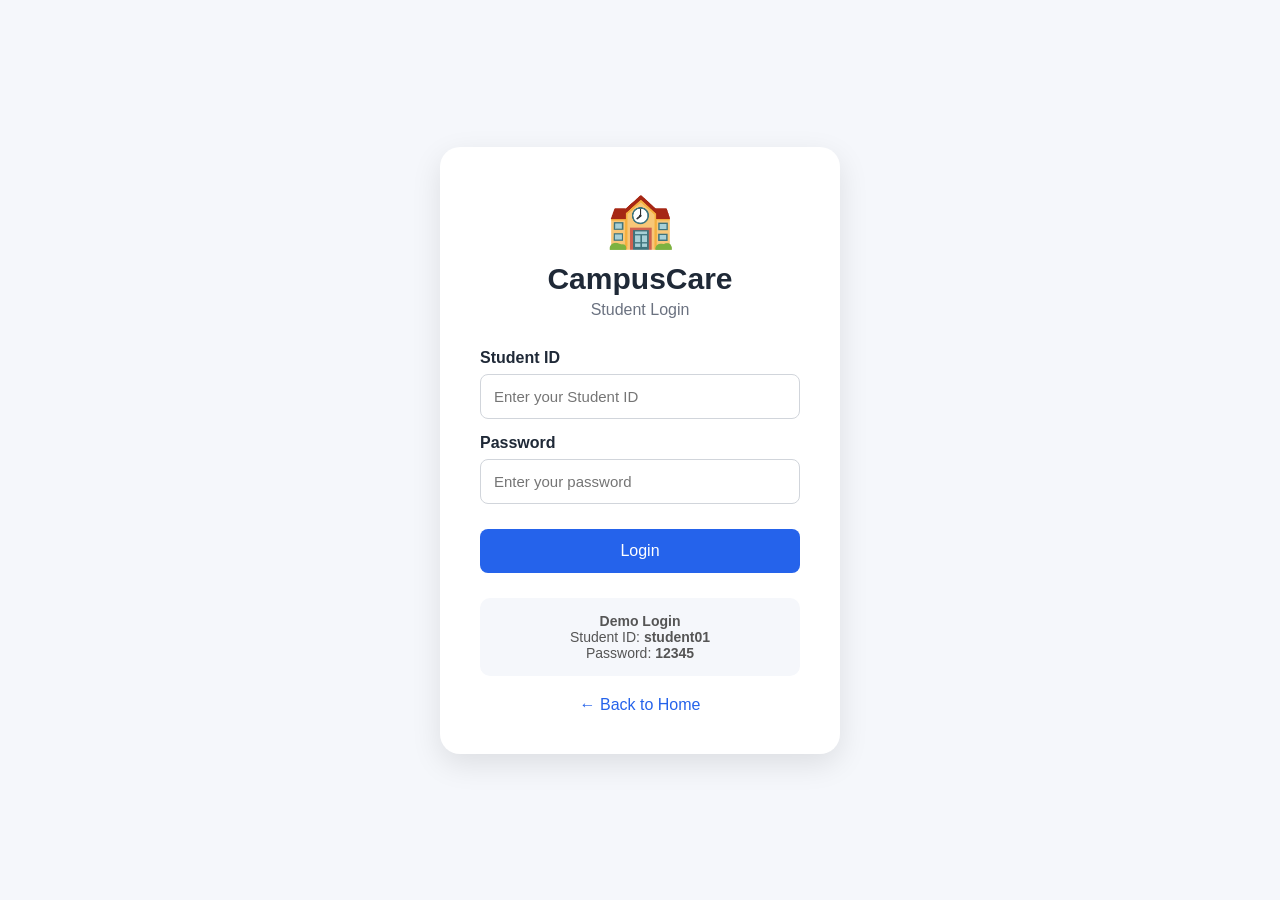
<file: complaint.html>
<!DOCTYPE html>
<html lang="en">

<head>
    <meta charset="UTF-8">
    <meta name="viewport" content="width=device-width, initial-scale=1.0">

    <title>CampusCare - Report Problem</title>

    <link rel="stylesheet" href="style.css">
</head>

<body>

    <!-- Navigation -->

    <nav>

        <div class="logo">
            CampusCare
        </div>

        <div class="nav-links">

            <a href="student.html">
                Dashboard
            </a>

            <button onclick="logout()">
                Logout
            </button>

        </div>

    </nav>


    <!-- Complaint Form -->

    <main class="complaint-page">

        <div class="complaint-card">

            <h1>
                🚨 Report a Campus Problem
            </h1>

            <p class="form-subtitle">
                Tell us about the problem. We will connect it
                with the right department.
            </p>


            <form id="complaintForm">


                <!-- Category -->

                <label for="category">
                    Problem Category
                </label>

                <select id="category" required>

                    <option value="">
                        Select Category
                    </option>

                    <option value="Emergency">
                        🚨 Emergency
                    </option>

                    <option value="Maintenance">
                        🔧 Maintenance
                    </option>

                    <option value="Security">
                        🛡️ Security
                    </option>

                    <option value="Electrical">
                        💡 Electrical
                    </option>

                    <option value="Water">
                        🚰 Water
                    </option>

                    <option value="Other">
                        📢 Other
                    </option>

                </select>


                <!-- Location -->

                <label for="location">
                    Problem Location
                </label>

                <input
                    type="text"
                    id="location"
                    placeholder="Example: Block A, Room 204"
                    required
                >


                <!-- Title -->

                <label for="title">
                    Problem Title
                </label>

                <input
                    type="text"
                    id="title"
                    placeholder="Example: Fan not working"
                    required
                >


                <!-- Description -->

                <label for="description">
                    Describe the Problem
                </label>

                <textarea
                    id="description"
                    rows="5"
                    placeholder="Explain the problem clearly..."
                    required>
                </textarea>


                <!-- Photo -->

                <label for="photo">
                    Upload Photo (Optional)
                </label>

                <input
                    type="file"
                    id="photo"
                    accept="image/*"
                >


                <!-- Submit -->

                <button
                    type="submit"
                    class="submit-complaint-btn">

                    🚀 Submit Complaint

                </button>

            </form>


            <p id="complaintMessage"></p>


            <a
                href="student.html"
                class="back-dashboard">

                ← Back to Dashboard

            </a>

        </div>

    </main>


    <script src="complaint.js"></script>

</body>

</html>
</file>
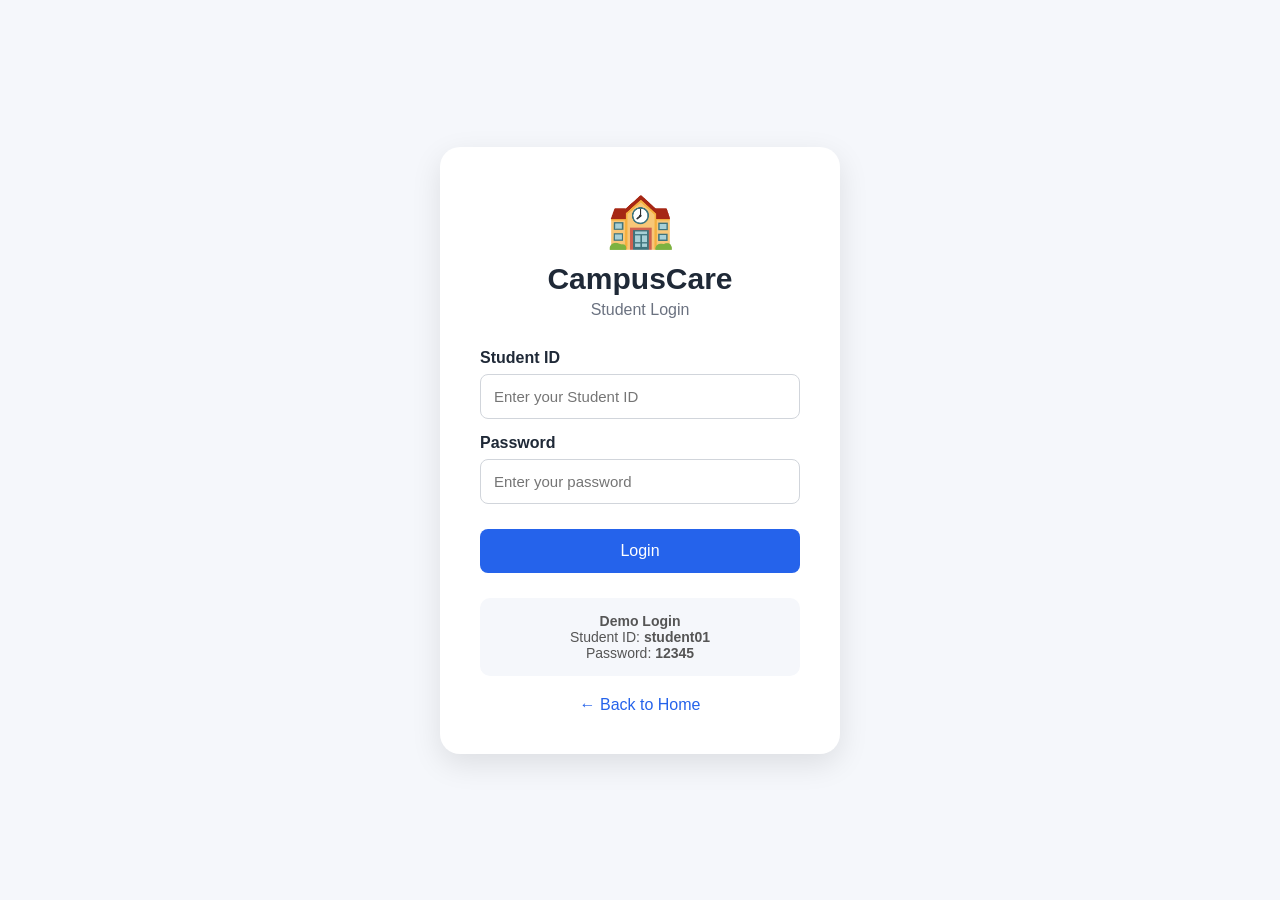
<file: login.html>
<!DOCTYPE html>
<html lang="en">
<head>
    <meta charset="UTF-8">
    <meta name="viewport" content="width=device-width, initial-scale=1.0">

    <title>CampusCare - Login</title>

    <link rel="stylesheet" href="style.css">
</head>

<body>

    <div class="login-page">

        <div class="login-card">

            <div class="login-icon">🏫</div>

            <h1>CampusCare</h1>

            <p class="login-subtitle">
                Student Login
            </p>

            <form id="loginForm">

                <label for="studentId">Student ID</label>

                <input
                    type="text"
                    id="studentId"
                    placeholder="Enter your Student ID"
                    required
                >

                <label for="password">Password</label>

                <input
                    type="password"
                    id="password"
                    placeholder="Enter your password"
                    required
                >

                <button type="submit" class="login-btn">
                    Login
                </button>

            </form>

            <p id="loginMessage"></p>

            <div class="demo-login">

                <p><strong>Demo Login</strong></p>

                <p>Student ID: <b>student01</b></p>

                <p>Password: <b>12345</b></p>

            </div>

            <a href="index.html" class="back-home">
                ← Back to Home
            </a>

        </div>

    </div>


    <script src="login.js"></script>

</body>
</html>
</file>
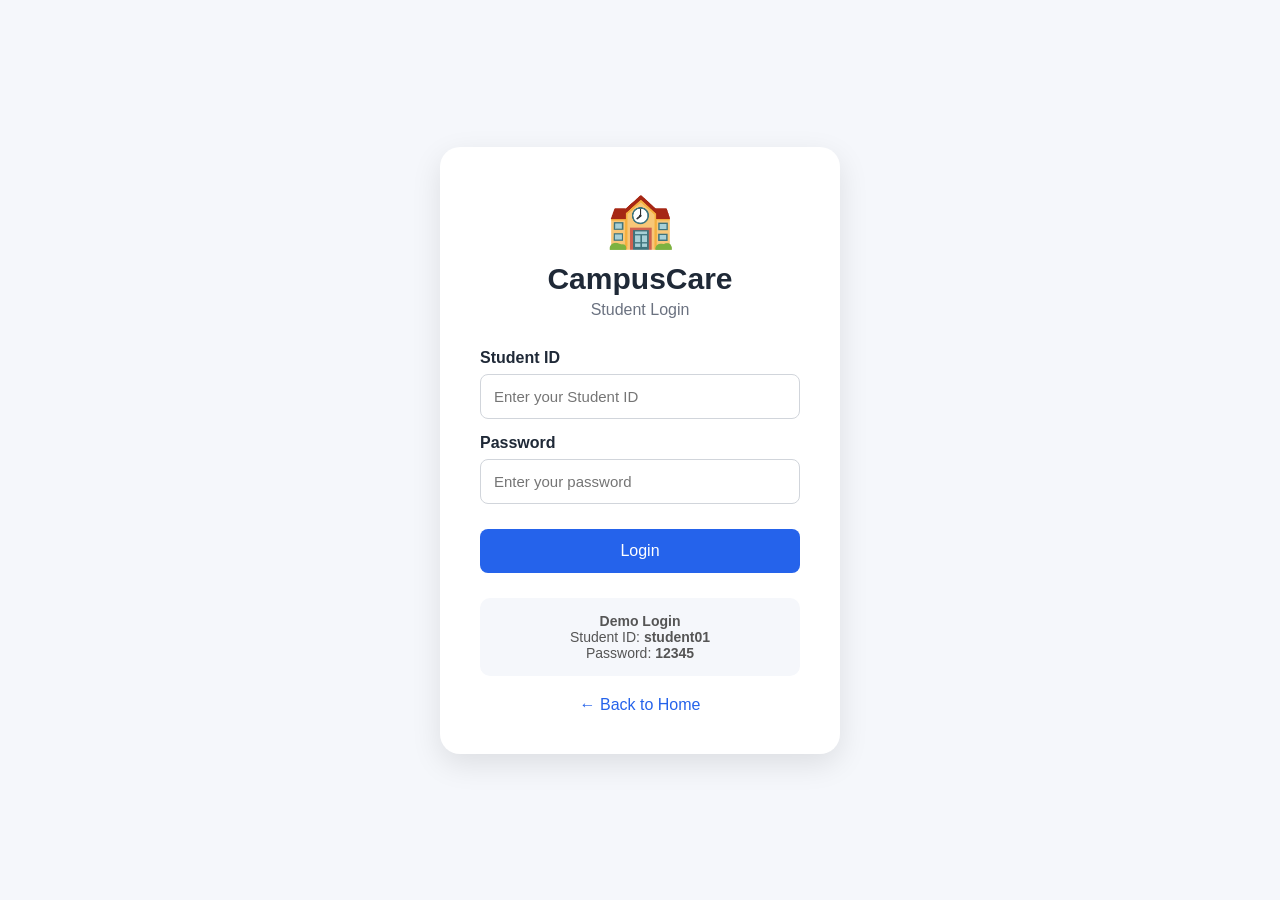
<file: student.html>
<!DOCTYPE html>
<html lang="en">

<head>
    <meta charset="UTF-8">
    <meta name="viewport" content="width=device-width, initial-scale=1.0">

    <title>CampusCare - Student Dashboard</title>

    <link rel="stylesheet" href="style.css">
</head>

<body>

    <!-- Navbar -->

    <nav>

        <div class="logo">
            CampusCare
        </div>

        <div class="nav-links">

            <span id="studentName">
                Student
            </span>

            <button onclick="logout()">
                Logout
            </button>

        </div>

    </nav>


    <!-- Dashboard -->

    <main class="dashboard">

        <div class="dashboard-header">

            <div>

                <h1>
                    Welcome, Student 👋
                </h1>

                <p>
                    Report and track your campus problems easily.
                </p>

            </div>

            <button
                class="report-btn"
                onclick="goToComplaint()">

                🚨 Report a Problem

            </button>

        </div>


        <!-- Category Cards -->

        <section class="category-section">

            <h2>
                What do you want to report?
            </h2>


            <div class="category-grid">


                <div
                    class="category-card"
                    onclick="reportCategory('Emergency')">

                    <div class="category-icon">
                        🚨
                    </div>

                    <h3>
                        Emergency
                    </h3>

                    <p>
                        Urgent campus emergency
                    </p>

                </div>


                <div
                    class="category-card"
                    onclick="reportCategory('Maintenance')">

                    <div class="category-icon">
                        🔧
                    </div>

                    <h3>
                        Maintenance
                    </h3>

                    <p>
                        Building or equipment problem
                    </p>

                </div>


                <div
                    class="category-card"
                    onclick="reportCategory('Security')">

                    <div class="category-icon">
                        🛡️
                    </div>

                    <h3>
                        Security
                    </h3>

                    <p>
                        Security related issue
                    </p>

                </div>


                <div
                    class="category-card"
                    onclick="reportCategory('Electrical')">

                    <div class="category-icon">
                        💡
                    </div>

                    <h3>
                        Electrical
                    </h3>

                    <p>
                        Electrical problem
                    </p>

                </div>


                <div
                    class="category-card"
                    onclick="reportCategory('Water')">

                    <div class="category-icon">
                        🚰
                    </div>

                    <h3>
                        Water
                    </h3>

                    <p>
                        Water leakage or supply issue
                    </p>

                </div>


                <div
                    class="category-card"
                    onclick="reportCategory('Other')">

                    <div class="category-icon">
                        📢
                    </div>

                    <h3>
                        Other
                    </h3>

                    <p>
                        Other campus problems
                    </p>

                </div>

            </div>

        </section>


        <!-- Complaint Statistics -->

        <section class="stats-section">

            <h2>
                My Complaints
            </h2>


            <div class="stats-grid">

                <div class="stat-card">

                    <h3 id="totalComplaints">
                        0
                    </h3>

                    <p>
                        Total
                    </p>

                </div>


                <div class="stat-card">

                    <h3 id="pendingComplaints">
                        0
                    </h3>

                    <p>
                        Pending
                    </p>

                </div>


                <div class="stat-card">

                    <h3 id="solvedComplaints">
                        0
                    </h3>

                    <p>
                        Solved
                    </p>

                </div>

            </div>

        </section>


        <!-- Complaint List -->

        <section class="complaints-section">

            <h2>
                Recent Complaints
            </h2>

            <div id="complaintList">

                <div class="empty-message">

                    <p>
                        No complaints submitted yet.
                    </p>

                    <button
                        onclick="goToComplaint()">

                        Report your first problem

                    </button>

                </div>

            </div>

        </section>

    </main>


    <script src="student.js"></script>

</body>

</html>
</file>
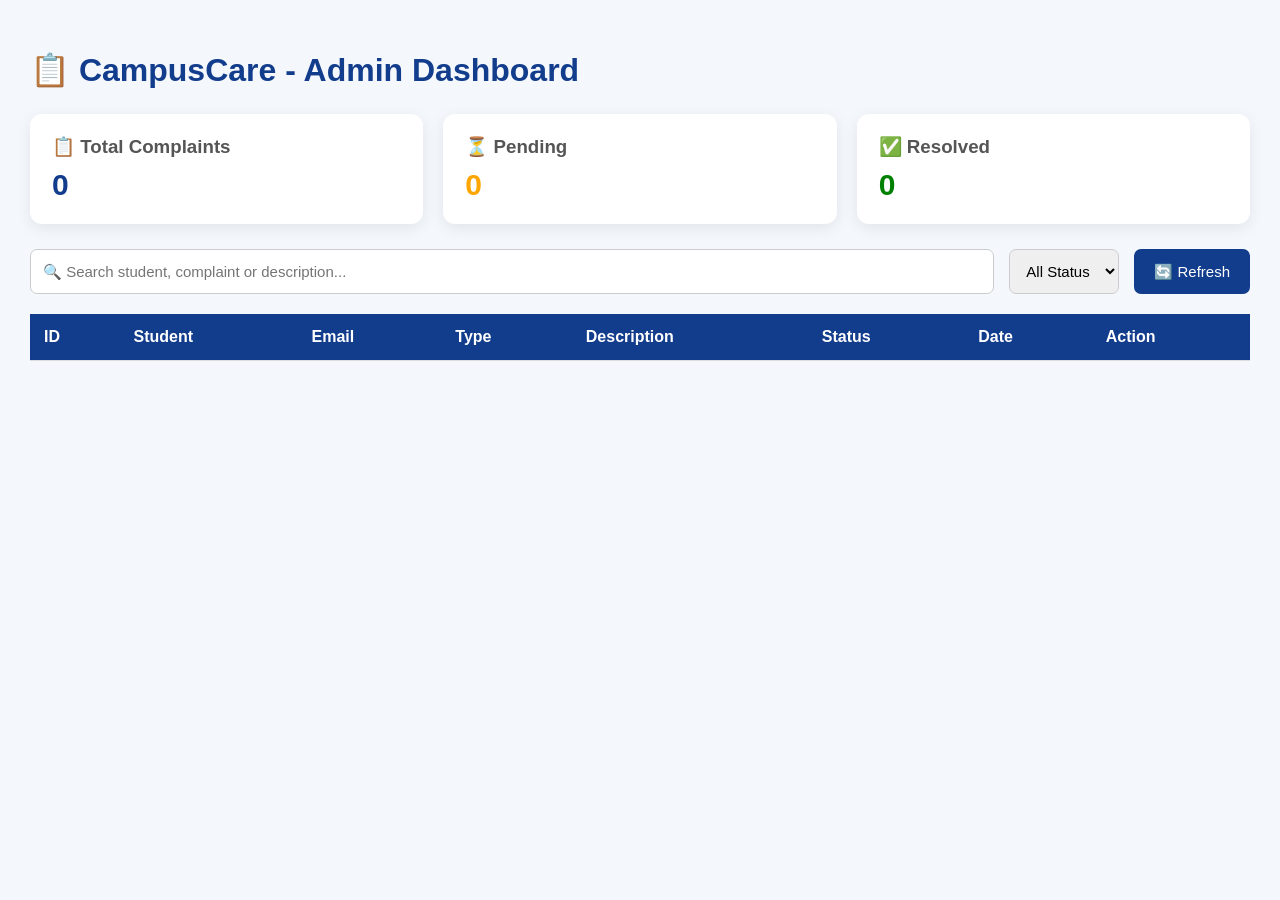
<file: backend/admin.html>
<!DOCTYPE html>
<html lang="en">
<head>
    <meta charset="UTF-8">
    <meta name="viewport" content="width=device-width, initial-scale=1.0">

    <title>CampusCare - Admin Dashboard</title>

    <style>
        * {
            box-sizing: border-box;
        }

        body {
            font-family: Arial, sans-serif;
            background: #f4f7fb;
            margin: 0;
            padding: 30px;
        }

        .container {
            max-width: 1250px;
            margin: auto;
        }

        h1 {
            color: #123c8c;
            margin-bottom: 25px;
        }

        /* Statistics */

        .stats {
            display: grid;
            grid-template-columns: repeat(3, 1fr);
            gap: 20px;
            margin-bottom: 25px;
        }

        .card {
            background: white;
            padding: 22px;
            border-radius: 12px;
            box-shadow: 0 4px 15px rgba(0,0,0,0.08);
        }

        .card h3 {
            margin: 0 0 10px;
            color: #555;
        }

        .card p {
            font-size: 30px;
            font-weight: bold;
            margin: 0;
        }

        .total {
            color: #123c8c;
        }

        .pending-count {
            color: orange;
        }

        .resolved-count {
            color: green;
        }

        /* Controls */

        .controls {
            display: flex;
            gap: 15px;
            margin-bottom: 20px;
        }

        .controls input,
        .controls select {
            padding: 12px;
            border: 1px solid #ccc;
            border-radius: 7px;
            font-size: 15px;
        }

        .controls input {
            flex: 1;
        }

        .refresh-btn {
            background: #123c8c;
            color: white;
            border: none;
            padding: 12px 20px;
            border-radius: 7px;
            cursor: pointer;
            font-size: 15px;
        }

        .refresh-btn:hover {
            background: #0d2d6b;
        }

        /* Table */

        .table-container {
            overflow-x: auto;
        }

        table {
            width: 100%;
            border-collapse: collapse;
            background: white;
            box-shadow: 0 4px 15px rgba(0,0,0,0.08);
        }

        th,
        td {
            padding: 14px;
            border-bottom: 1px solid #ddd;
            text-align: left;
        }

        th {
            background: #123c8c;
            color: white;
        }

        tr:hover {
            background: #f8faff;
        }

        /* Status */

        .pending {
            color: orange;
            font-weight: bold;
        }

        .resolved {
            color: green;
            font-weight: bold;
        }

        /* Buttons */

        .resolve-btn {
            background: #198754;
            color: white;
            border: none;
            padding: 9px 16px;
            border-radius: 6px;
            cursor: pointer;
            font-weight: bold;
        }

        .resolve-btn:hover {
            background: #146c43;
        }

        .completed {
            color: green;
            font-weight: bold;
        }

        /* No data */

        .no-data {
            text-align: center;
            padding: 25px;
            color: #777;
        }

        /* Mobile */

        @media (max-width: 768px) {

            body {
                padding: 15px;
            }

            .stats {
                grid-template-columns: 1fr;
            }

            .controls {
                flex-direction: column;
            }

            h1 {
                font-size: 25px;
            }
        }
    </style>
</head>

<body>

<div class="container">

    <h1>📋 CampusCare - Admin Dashboard</h1>

    <!-- Statistics -->

    <div class="stats">

        <div class="card">
            <h3>📋 Total Complaints</h3>
            <p class="total" id="totalCount">0</p>
        </div>

        <div class="card">
            <h3>⏳ Pending</h3>
            <p class="pending-count" id="pendingCount">0</p>
        </div>

        <div class="card">
            <h3>✅ Resolved</h3>
            <p class="resolved-count" id="resolvedCount">0</p>
        </div>

    </div>


    <!-- Search and Filter -->

    <div class="controls">

        <input
            type="text"
            id="searchInput"
            placeholder="🔍 Search student, complaint or description..."
        >

        <select id="statusFilter">

            <option value="All">All Status</option>
            <option value="Pending">Pending</option>
            <option value="Resolved">Resolved</option>

        </select>

        <button class="refresh-btn" onclick="loadComplaints()">
            🔄 Refresh
        </button>

    </div>


    <!-- Complaints Table -->

    <div class="table-container">

        <table>

            <thead>

                <tr>
                    <th>ID</th>
                    <th>Student</th>
                    <th>Email</th>
                    <th>Type</th>
                    <th>Description</th>
                    <th>Status</th>
                    <th>Date</th>
                    <th>Action</th>
                </tr>

            </thead>

            <tbody id="complaintTable">

            </tbody>

        </table>

    </div>

</div>


<script>

let complaints = [];


// Load complaints

function loadComplaints() {

    fetch("http://localhost:5000/complaints")

        .then(response => {

            if (!response.ok) {
                throw new Error("Failed to load complaints");
            }

            return response.json();

        })

        .then(data => {

            complaints = data;

            updateStatistics();

            displayComplaints();

        })

        .catch(error => {

            console.error("Error:", error);

            alert("❌ Cannot connect to CampusCare server");

        });
}


// Update statistics

function updateStatistics() {

    const total = complaints.length;

    const pending =
        complaints.filter(c => c.status === "Pending").length;

    const resolved =
        complaints.filter(c => c.status === "Resolved").length;


    document.getElementById("totalCount").textContent = total;

    document.getElementById("pendingCount").textContent = pending;

    document.getElementById("resolvedCount").textContent = resolved;
}


// Display complaints

function displayComplaints() {

    const table =
        document.getElementById("complaintTable");

    const search =
        document.getElementById("searchInput")
        .value
        .toLowerCase();

    const filter =
        document.getElementById("statusFilter").value;


    table.innerHTML = "";


    const filteredComplaints = complaints.filter(complaint => {

        const matchesSearch =

            complaint.student_name
                .toLowerCase()
                .includes(search)

            ||

            complaint.complaint_type
                .toLowerCase()
                .includes(search)

            ||

            complaint.description
                .toLowerCase()
                .includes(search);


        const matchesStatus =

            filter === "All" ||
            complaint.status === filter;


        return matchesSearch && matchesStatus;

    });


    if (filteredComplaints.length === 0) {

        table.innerHTML = `

            <tr>
                <td colspan="8" class="no-data">
                    No complaints found
                </td>
            </tr>

        `;

        return;
    }


    filteredComplaints.forEach(complaint => {

        const row = document.createElement("tr");


        const statusHTML =

            complaint.status === "Resolved"

            ?

            `<span class="resolved">✅ Resolved</span>`

            :

            `<span class="pending">⏳ Pending</span>`;


        const actionHTML =

            complaint.status === "Resolved"

            ?

            `<span class="completed">Completed</span>`

            :

            `<button
                class="resolve-btn"
                onclick="resolveComplaint(${complaint.id})">
                Resolve
            </button>`;


        row.innerHTML = `

            <td>${complaint.id}</td>

            <td>${complaint.student_name}</td>

            <td>${complaint.email || "-"}</td>

            <td>${complaint.complaint_type}</td>

            <td>${complaint.description}</td>

            <td>${statusHTML}</td>

            <td>${formatDate(complaint.created_at)}</td>

            <td>${actionHTML}</td>

        `;


        table.appendChild(row);

    });

}


// Resolve complaint

function resolveComplaint(id) {

    const confirmResolve =
        confirm("Are you sure you want to resolve this complaint?");


    if (!confirmResolve) {
        return;
    }


    fetch(`http://localhost:5000/complaints/${id}`, {

        method: "PUT",

        headers: {
            "Content-Type": "application/json"
        }

    })

    .then(response => {

        if (!response.ok) {
            throw new Error("Failed to resolve complaint");
        }

        return response.json();

    })

    .then(data => {

        alert("✅ Complaint resolved successfully!");

        loadComplaints();

    })

    .catch(error => {

        console.error("Error:", error);

        alert("❌ Failed to resolve complaint");

    });

}


// Format date

function formatDate(dateString) {

    const date = new Date(dateString);

    return date.toLocaleString();

}


// Search

document
    .getElementById("searchInput")
    .addEventListener("input", displayComplaints);


// Filter

document
    .getElementById("statusFilter")
    .addEventListener("change", displayComplaints);


// Initial load

loadComplaints();

</script>

</body>
</html>
</file>
<file: style.css>
* {
    margin: 0;
    padding: 0;
    box-sizing: border-box;
}

body {
    font-family: Arial, sans-serif;
    background: #f5f7fb;
    color: #1f2937;
}


/* Navigation */

nav {
    height: 70px;
    background: white;

    display: flex;
    align-items: center;
    justify-content: space-between;

    padding: 0 8%;
    box-shadow: 0 2px 10px rgba(0,0,0,0.08);
}

.logo {
    font-size: 26px;
    font-weight: bold;
}

.nav-links {
    display: flex;
    align-items: center;
    gap: 25px;
}

.nav-links a {
    text-decoration: none;
    color: #333;
}

.nav-links button {
    padding: 10px 22px;
    border: none;
    border-radius: 8px;
    cursor: pointer;
}


/* Hero */

.hero {
    min-height: calc(100vh - 120px);

    display: flex;
    align-items: center;
    justify-content: space-between;

    padding: 60px 8%;
    gap: 50px;
}

.hero-content {
    max-width: 600px;
}

.hero-content h1 {
    font-size: 50px;
    line-height: 1.15;
    margin-bottom: 20px;
}

.hero-content h1 span {
    color: #2563eb;
}

.hero-content p {
    font-size: 19px;
    line-height: 1.6;
    color: #6b7280;
    margin-bottom: 30px;
}


/* Buttons */

.buttons {
    display: flex;
    gap: 15px;
}

.primary-btn,
.secondary-btn {
    padding: 14px 25px;
    border-radius: 8px;
    border: none;
    cursor: pointer;
    font-size: 16px;
}

.primary-btn {
    background: #2563eb;
    color: white;
}

.secondary-btn {
    background: white;
    border: 1px solid #ddd;
}


/* Card */

.hero-card {
    width: 350px;
    background: white;

    padding: 35px;

    border-radius: 20px;

    text-align: center;

    box-shadow: 0 10px 30px rgba(0,0,0,0.1);
}

.card-icon {
    font-size: 60px;
    margin-bottom: 15px;
}

.hero-card h2 {
    font-size: 28px;
    margin-bottom: 10px;
}

.hero-card p {
    color: #6b7280;
    margin-bottom: 25px;
}

.features {
    display: grid;
    grid-template-columns: 1fr 1fr;
    gap: 15px;
}

.features div {
    padding: 15px 5px;
    background: #f5f7fb;
    border-radius: 10px;
}

.features span {
    display: block;
    margin-top: 8px;
    font-size: 14px;
}


/* Footer */

footer {
    height: 50px;
    display: flex;
    justify-content: center;
    align-items: center;

    background: white;
    color: #777;
}


/* Mobile */

@media (max-width: 800px) {

    .nav-links a {
        display: none;
    }

    .hero {
        flex-direction: column;
        text-align: center;
    }

    .hero-content h1 {
        font-size: 38px;
    }

    .buttons {
        justify-content: center;
    }

    .hero-card {
        width: 100%;
        max-width: 350px;
    }
}
/* =========================
   LOGIN PAGE
========================= */

.login-page {
    min-height: 100vh;

    display: flex;
    justify-content: center;
    align-items: center;

    background: #f5f7fb;

    padding: 20px;
}

.login-card {
    width: 400px;

    background: white;

    padding: 40px;

    border-radius: 20px;

    text-align: center;

    box-shadow: 0 10px 30px rgba(0, 0, 0, 0.1);
}

.login-icon {
    font-size: 55px;

    margin-bottom: 10px;
}

.login-card h1 {
    font-size: 30px;

    margin-bottom: 5px;
}

.login-subtitle {
    color: #6b7280;

    margin-bottom: 30px;
}


/* Form */

.login-card form {
    text-align: left;
}

.login-card label {
    display: block;

    margin-top: 15px;
    margin-bottom: 7px;

    font-weight: bold;
}

.login-card input {
    width: 100%;

    padding: 13px;

    border: 1px solid #d1d5db;

    border-radius: 8px;

    font-size: 15px;

    outline: none;
}

.login-card input:focus {
    border-color: #2563eb;
}


/* Login Button */

.login-btn {
    width: 100%;

    margin-top: 25px;

    padding: 13px;

    border: none;

    border-radius: 8px;

    background: #2563eb;

    color: white;

    font-size: 16px;

    cursor: pointer;
}

.login-btn:hover {
    background: #1d4ed8;
}


/* Login Message */

#loginMessage {
    margin-top: 15px;

    font-weight: bold;
}


/* Demo Login */

.demo-login {
    margin-top: 25px;

    padding: 15px;

    background: #f5f7fb;

    border-radius: 10px;

    font-size: 14px;

    color: #555;
}


/* Back Home */

.back-home {
    display: inline-block;

    margin-top: 20px;

    text-decoration: none;

    color: #2563eb;
}
.login-link {
    padding: 10px 22px;

    background: #f3f4f6;

    color: #111827;

    text-decoration: none;

    border-radius: 8px;
}

.secondary-btn {
    display: inline-block;

    text-decoration: none;

    color: #111827;
}
/* =========================
   STUDENT DASHBOARD
========================= */

.dashboard {
    max-width: 1200px;

    margin: auto;

    padding: 50px 30px;
}


/* Dashboard Header */

.dashboard-header {
    display: flex;

    justify-content: space-between;

    align-items: center;

    gap: 30px;

    margin-bottom: 45px;
}

.dashboard-header h1 {
    font-size: 36px;

    margin-bottom: 10px;
}

.dashboard-header p {
    color: #6b7280;

    font-size: 17px;
}


/* Report Button */

.report-btn {
    background: #2563eb;

    color: white;

    border: none;

    padding: 14px 22px;

    border-radius: 8px;

    cursor: pointer;

    font-size: 15px;
}

.report-btn:hover {
    background: #1d4ed8;
}


/* Category */

.category-section h2,
.stats-section h2,
.complaints-section h2 {
    margin-bottom: 20px;
}


/* Category Grid */

.category-grid {
    display: grid;

    grid-template-columns:
        repeat(3, 1fr);

    gap: 20px;
}


.category-card {
    background: white;

    padding: 25px;

    border-radius: 15px;

    text-align: center;

    cursor: pointer;

    border: 1px solid #e5e7eb;

    transition: 0.2s;

    box-shadow:
        0 5px 15px rgba(0,0,0,0.05);
}


.category-card:hover {
    transform: translateY(-5px);

    border-color: #2563eb;
}


.category-icon {
    font-size: 40px;

    margin-bottom: 10px;
}


.category-card h3 {
    margin-bottom: 8px;
}


.category-card p {
    color: #6b7280;

    font-size: 14px;
}


/* Statistics */

.stats-section {
    margin-top: 50px;
}


.stats-grid {
    display: grid;

    grid-template-columns:
        repeat(3, 1fr);

    gap: 20px;
}


.stat-card {
    background: white;

    padding: 25px;

    border-radius: 15px;

    text-align: center;

    border: 1px solid #e5e7eb;
}


.stat-card h3 {
    font-size: 32px;

    color: #2563eb;

    margin-bottom: 5px;
}


.stat-card p {
    color: #6b7280;
}


/* Complaints */

.complaints-section {
    margin-top: 50px;
}


.empty-message {
    background: white;

    padding: 35px;

    border-radius: 15px;

    text-align: center;

    border: 1px solid #e5e7eb;
}


.empty-message p {
    color: #6b7280;

    margin-bottom: 15px;
}


.empty-message button {
    padding: 12px 20px;

    border: none;

    background: #2563eb;

    color: white;

    border-radius: 8px;

    cursor: pointer;
}


/* Mobile */

@media (max-width: 800px) {

    .dashboard-header {
        flex-direction: column;

        align-items: flex-start;
    }


    .category-grid {
        grid-template-columns: 1fr;
    }


    .stats-grid {
        grid-template-columns: 1fr;
    }

}
/* =========================
   STUDENT DASHBOARD
========================= */

.dashboard {
    max-width: 1200px;
    margin: auto;
    padding: 50px 30px;
}

.dashboard-header {
    display: flex;
    justify-content: space-between;
    align-items: center;
    gap: 30px;
    margin-bottom: 45px;
}

.dashboard-header h1 {
    font-size: 36px;
    margin-bottom: 10px;
}

.dashboard-header p {
    color: #6b7280;
    font-size: 17px;
}

.report-btn {
    background: #2563eb;
    color: white;
    border: none;
    padding: 14px 22px;
    border-radius: 8px;
    cursor: pointer;
    font-size: 15px;
}

.report-btn:hover {
    background: #1d4ed8;
}


/* Category Section */

.category-section h2,
.stats-section h2,
.complaints-section h2 {
    margin-bottom: 20px;
}

.category-grid {
    display: grid;
    grid-template-columns: repeat(3, 1fr);
    gap: 20px;
}

.category-card {
    background: white;
    padding: 25px;
    border-radius: 15px;
    text-align: center;
    cursor: pointer;
    border: 1px solid #e5e7eb;
    transition: 0.2s;
    box-shadow: 0 5px 15px rgba(0,0,0,0.05);
}

.category-card:hover {
    transform: translateY(-5px);
    border-color: #2563eb;
}

.category-icon {
    font-size: 40px;
    margin-bottom: 10px;
}

.category-card h3 {
    margin-bottom: 8px;
}

.category-card p {
    color: #6b7280;
    font-size: 14px;
}


/* Statistics */

.stats-section {
    margin-top: 50px;
}

.stats-grid {
    display: grid;
    grid-template-columns: repeat(3, 1fr);
    gap: 20px;
}

.stat-card {
    background: white;
    padding: 25px;
    border-radius: 15px;
    text-align: center;
    border: 1px solid #e5e7eb;
}

.stat-card h3 {
    font-size: 32px;
    color: #2563eb;
    margin-bottom: 5px;
}

.stat-card p {
    color: #6b7280;
}


/* Complaints */

.complaints-section {
    margin-top: 50px;
}

.empty-message {
    background: white;
    padding: 35px;
    border-radius: 15px;
    text-align: center;
    border: 1px solid #e5e7eb;
}

.empty-message p {
    color: #6b7280;
    margin-bottom: 15px;
}

.empty-message button {
    padding: 12px 20px;
    border: none;
    background: #2563eb;
    color: white;
    border-radius: 8px;
    cursor: pointer;
}


/* Mobile */

@media (max-width: 800px) {

    .dashboard-header {
        flex-direction: column;
        align-items: flex-start;
    }

    .category-grid {
        grid-template-columns: 1fr;
    }

    .stats-grid {
        grid-template-columns: 1fr;
    }
}
/* =========================
   COMPLAINT PAGE
========================= */

.complaint-page {
    min-height: calc(100vh - 70px);

    background: #f5f7fb;

    display: flex;

    justify-content: center;

    padding: 50px 20px;
}

.complaint-card {
    width: 650px;

    background: white;

    padding: 40px;

    border-radius: 18px;

    box-shadow:
        0 10px 30px rgba(0,0,0,0.08);
}

.complaint-card h1 {
    margin-bottom: 10px;
}

.form-subtitle {
    color: #6b7280;

    margin-bottom: 30px;
}

.complaint-card label {
    display: block;

    font-weight: bold;

    margin-top: 18px;

    margin-bottom: 7px;
}

.complaint-card input,
.complaint-card select,
.complaint-card textarea {

    width: 100%;

    padding: 13px;

    border: 1px solid #d1d5db;

    border-radius: 8px;

    font-size: 15px;

    box-sizing: border-box;
}

.complaint-card textarea {
    resize: vertical;
}

.complaint-card input:focus,
.complaint-card select:focus,
.complaint-card textarea:focus {

    outline: none;

    border-color: #2563eb;
}

.submit-complaint-btn {

    width: 100%;

    margin-top: 30px;

    padding: 14px;

    border: none;

    border-radius: 8px;

    background: #2563eb;

    color: white;

    font-size: 16px;

    cursor: pointer;
}

.submit-complaint-btn:hover {
    background: #1d4ed8;
}

.back-dashboard {

    display: block;

    text-align: center;

    margin-top: 20px;

    color: #2563eb;

    text-decoration: none;
}
/* =========================
   COMPLAINT ITEM
========================= */

.complaint-item {
    background: white;

    padding: 25px;

    margin-bottom: 15px;

    border-radius: 12px;

    border: 1px solid #e5e7eb;

    display: flex;

    justify-content: space-between;

    gap: 20px;
}

.complaint-info h3 {
    margin-bottom: 10px;
}

.complaint-info p {
    margin: 7px 0;

    color: #6b7280;
}

.complaint-info small {
    display: block;

    margin-top: 12px;

    color: #9ca3af;
}

.complaint-status {
    min-width: 100px;

    text-align: right;
}

.status-badge {
    display: inline-block;

    padding: 7px 12px;

    border-radius: 20px;

    background: #fff3cd;

    color: #856404;

    font-size: 13px;

    font-weight: bold;
}


@media (max-width: 700px) {

    .complaint-item {
        flex-direction: column;
    }

    .complaint-status {
        text-align: left;
    }

}
</file>
